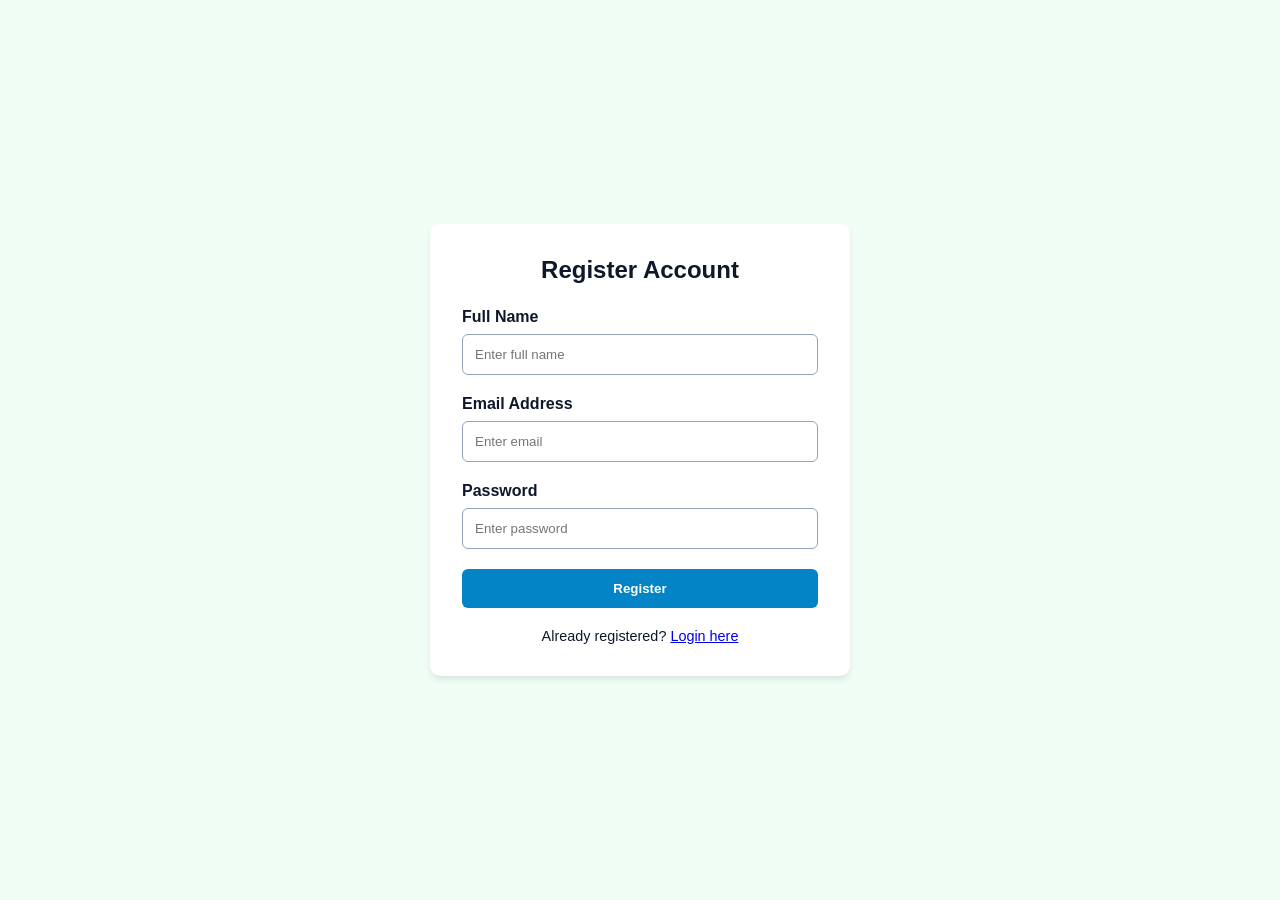
<file: index.html>
<!DOCTYPE html>
<html lang="en">
<head>
    <meta charset="UTF-8">
    <meta name="viewport" content="width=device-width, initial-scale=1.0">
    <title>Register - WD1-L5</title>
    <link rel="stylesheet" href="css/style.css">
</head>
<body>
    <div class="container">
        <h2>Register Account</h2>
        <form id="registerForm">
            <div class="form-group">
                <label for="fullname">Full Name</label>
                <input type="text" id="fullname" required placeholder="Enter full name">
            </div>
            <div class="form-group">
                <label for="email">Email Address</label>
                <input type="email" id="email" required placeholder="Enter email">
            </div>
            <div class="form-group">
                <label for="password">Password</label>
                <input type="password" id="password" required placeholder="Enter password">
            </div>
            <button type="submit">Register</button>
        </form>
        <p id="feedback" class="message"></p>
        <div class="switch-page">
            Already registered? <a href="login.html">Login here</a>
        </div>
    </div>

    <!-- External JavaScript -->
    <script src="js/auth.js"></script>
</body>
</html>
</file>
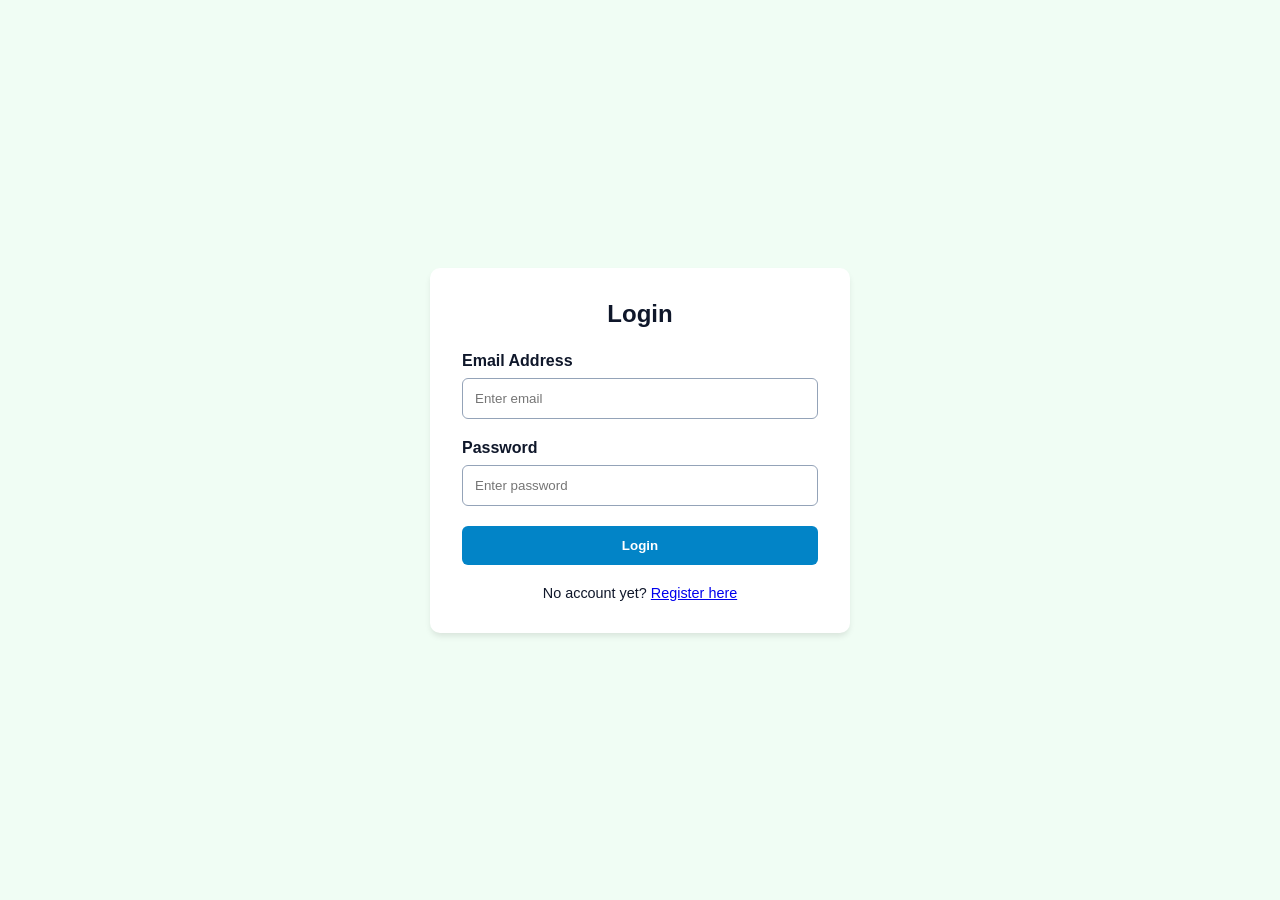
<file: dashboard.html>
<!DOCTYPE html>
<html lang="en">
<head>
    <meta charset="UTF-8">
    <meta name="viewport" content="width=device-width, initial-scale=1.0">
    <title>Dashboard List - WD1-L5</title>
    <link rel="stylesheet" href="css/style.css">
</head>
<body>
    <div class="container wide-container">
        <h2>Registered Users List</h2>
        <p id="welcomeUser" style="margin-bottom: 1rem; font-weight: bold;"></p>
        
        <table>
            <thead>
                <tr>
                    <th>#</th>
                    <th>Full Name</th>
                    <th>Email</th>
                </tr>
            </thead>
            <tbody id="userTableBody">
                <!-- Data populated via JS -->
            </tbody>
        </table>

        <div style="margin-top: 1.5rem;">
            <button id="logoutBtn" style="background-color: var(--error-color);">Logout</button>
        </div>
    </div>

    <!-- External JavaScript -->
    <script src="js/app.js"></script>
</body>
</html>
</file>
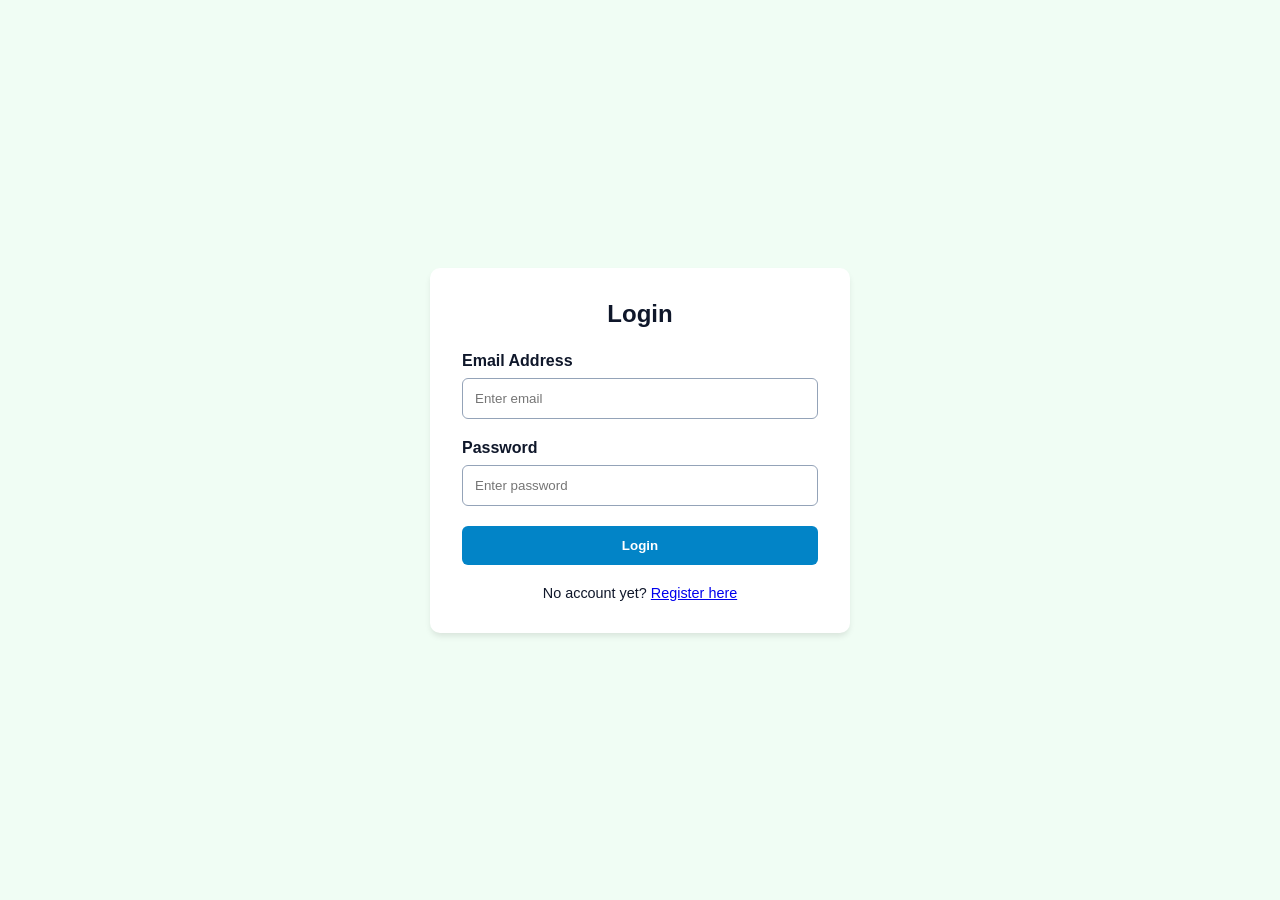
<file: login.html>
<!DOCTYPE html>
<html lang="en">
<head>
    <meta charset="UTF-8">
    <meta name="viewport" content="width=device-width, initial-scale=1.0">
    <title>Login - WD1-L5</title>
    <link rel="stylesheet" href="css/style.css">
</head>
<body>
    <div class="container">
        <h2>Login</h2>
        <form id="loginForm">
            <div class="form-group">
                <label for="loginEmail">Email Address</label>
                <input type="email" id="loginEmail" required placeholder="Enter email">
            </div>
            <div class="form-group">
                <label for="loginPassword">Password</label>
                <input type="password" id="loginPassword" required placeholder="Enter password">
            </div>
            <button type="submit">Login</button>
        </form>
        <p id="loginFeedback" class="message"></p>
        <div class="switch-page">
            No account yet? <a href="index.html">Register here</a>
        </div>
    </div>

    <!-- External JavaScript -->
    <script src="js/auth.js"></script>
</body>
</html>
</file>
<file: css/style.css>
:root {
    --primary-color: #0284c7;
    --primary-hover: #0369a1;
    --bg-color: #f0fdf4;
    --card-bg: #ffffff;
    --text-color: #0f172a;
    --border-color: #94a3b8;
    --error-color: #dc2626;
    --success-color: #16a34a;
}

* {
    box-sizing: border-box;
    margin: 0;
    padding: 0;
    font-family: Arial, sans-serif;
}

body {
    background-color: var(--bg-color);
    color: var(--text-color);
    display: flex;
    justify-content: center;
    align-items: center;
    min-height: 100vh;
}

.container {
    width: 100%;
    max-width: 420px;
    background: var(--card-bg);
    padding: 2rem;
    border-radius: 10px;
    box-shadow: 0 4px 6px -1px rgba(0, 0, 0, 0.1);
}

.wide-container {
    max-width: 700px;
}

h2 {
    margin-bottom: 1.5rem;
    text-align: center;
}

.form-group {
    margin-bottom: 1.25rem;
}

label {
    display: block;
    margin-bottom: 0.5rem;
    font-weight: bold;
}

input {
    width: 100%;
    padding: 0.75rem;
    border: 1px solid var(--border-color);
    border-radius: 6px;
}

input:focus {
    outline: none;
    border-color: var(--primary-color);
}

button {
    width: 100%;
    padding: 0.75rem;
    background-color: var(--primary-color);
    color: white;
    border: none;
    border-radius: 6px;
    font-weight: bold;
    cursor: pointer;
}

button:hover {
    background-color: var(--primary-hover);
}

.message {
    margin-top: 1rem;
    text-align: center;
    font-size: 0.9rem;
}

.error { color: var(--error-color); }
.success { color: var(--success-color); }

.switch-page {
    margin-top: 1.25rem;
    text-align: center;
    font-size: 0.9rem;
}

table {
    width: 100%;
    border-collapse: collapse;
    margin-top: 1rem;
}

th, td {
    padding: 0.75rem;
    text-align: left;
    border-bottom: 1px solid var(--border-color);
}

th {
    background-color: #f1f5f9;
}
</file>
